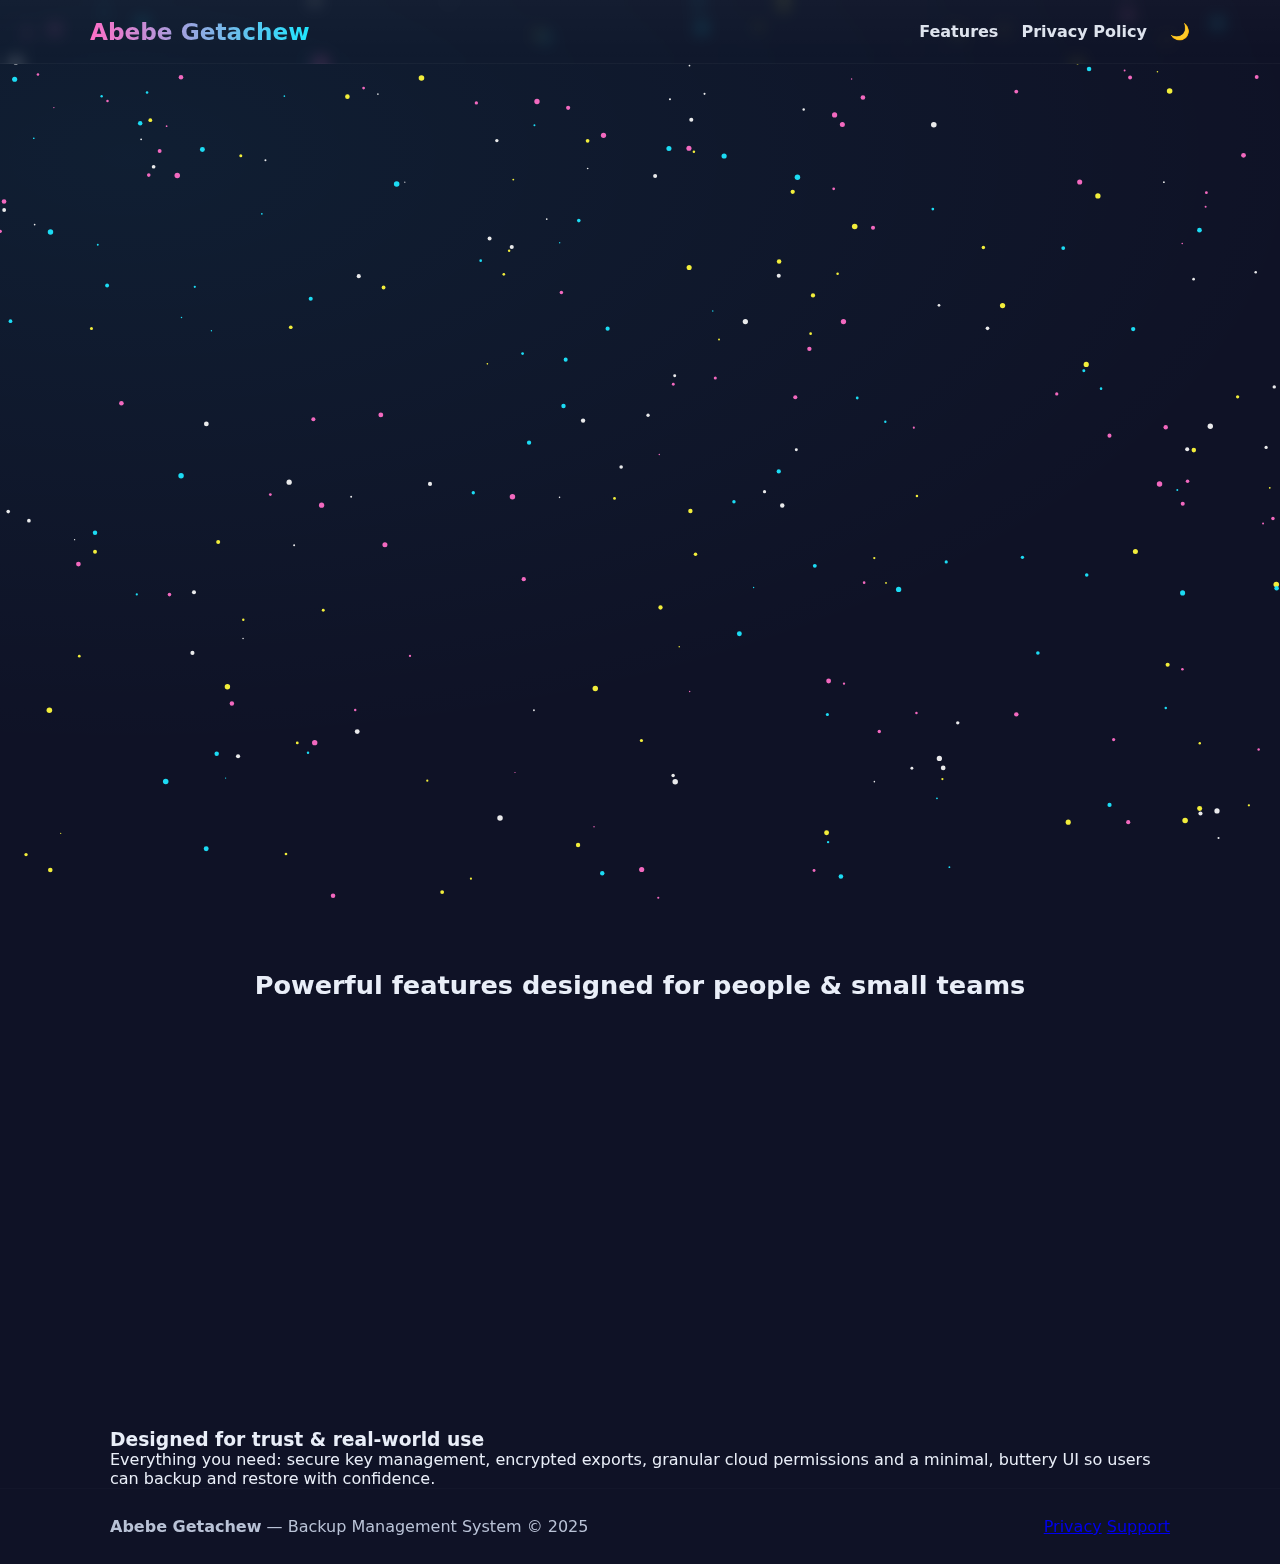
<file: index.html>
<!doctype html>
<html lang="en">
<head>
  <meta charset="utf-8" />
  <meta name="viewport" content="width=device-width,initial-scale=1" />
  <meta name="description" content="Abebe Getachew — modern salary & expense backup manager. Encrypted local & cloud backups, beautiful UI, and cross-device sync." />
  <title>Abebe Getachew — Backup Management System</title>
  <link rel="stylesheet" href="style.css" />
  <link rel="icon" href="data:;base64,iVBORw0KGgo=" />
  <!-- Favicon -->
<link rel="icon" type="image/png" sizes="32x32" href="favicon.png">
<link rel="icon" type="image/png" sizes="16x16" href="favicon.png">

</head>
<body>
  <canvas id="particles" aria-hidden="true"></canvas>

  <header class="site-header" role="banner">
    <div class="container header-inner">
      <a class="logo" href="#">Abebe Getachew</a>

      <nav class="site-nav" role="navigation" aria-label="Main navigation">
        <a href="#features">Features</a>
        <a href="privacy.html" target="_blank" rel="noopener">Privacy Policy</a>
        <button id="themeToggle" aria-pressed="false" title="Toggle theme">🌙</button>
      </nav>
    </div>
  </header>

  <main>
    <section class="hero" role="region" aria-label="Hero">
      <div class="container hero-inner">
        <article class="hero-card glass-card" data-parallax data-anim>
          <h1>Secure backups. Beautifully simple.</h1>
          <p class="lead">Abebe Getachew helps you encrypt and export your app backup (.Abebe Getachew) — local or cloud — with an elegant, fast interface built for privacy and reliability.</p>
          <div class="hero-cta">
            <a class="btn btn-glow" href="#features">Discover Features</a>
            <a class="btn btn-ghost" href="https://play.google.com/store/apps" target="_blank" rel="noopener">Get the App</a>
          </div>
        </article>
      </div>
    </section>

    <section id="features" class="features container" role="region" aria-label="Features">
      <h2>Powerful features designed for people & small teams</h2>

      <div class="feature-grid">
        <div class="glass-card feature" data-parallax data-anim>
          <h3>🔒 Encrypted Backups</h3>
          <p>AES-256 encryption — your database is encrypted on device before export. Keys stay with you.</p>
        </div>

        <div class="glass-card feature" data-parallax data-anim>
          <h3>☁️ Cloud & Local</h3>
          <p>Export to device, share via chooser (Drive, Gmail) or upload to Dropbox via the official SDK flow.</p>
        </div>

        <div class="glass-card feature" data-parallax data-anim>
          <h3>📤 Simple Export Flow</h3>
          <p>One tap to prepare an encrypted .Abebe Getachew file, open your cloud provider and attach — or upload directly if integrated.</p>
        </div>

        <div class="glass-card feature" data-parallax data-anim>
          <h3>⚡ Lightning UI</h3>
          <p>Glassmorphic components, subtle motion, and keyboard + screenreader-friendly markup.</p>
        </div>

        <div class="glass-card feature" data-parallax data-anim>
          <h3>🔁 Offline-first</h3>
          <p>Works offline; cloud sync is optional and happens only with your consent.</p>
        </div>

        <div class="glass-card feature" data-parallax data-anim>
          <h3>🛡️ Privacy-first</h3>
          <p>No analytics by default. You control any tokens and cloud connections from app settings.</p>
        </div>
      </div>
    </section>

    <section class="details container" role="region" aria-label="More about Abebe Getachew">
      <div class="glass-card" data-anim>
        <h3>Designed for trust & real-world use</h3>
        <p>Everything you need: secure key management, encrypted exports, granular cloud permissions and a minimal, buttery UI so users can backup and restore with confidence.</p>
      </div>
    </section>
  </main>

  <footer class="site-footer" role="contentinfo">
    <div class="container footer-inner">
      <div>
        <strong>Abebe Getachew</strong> — Backup Management System © 2025
      </div>
      <div class="footer-links">
        <a href="privacy.html" target="_blank" rel="noopener">Privacy</a>
        <a href="mailto:awashsimrgeta123@gmail.com">Support</a>
      </div>
    </div>
  </footer>

  <script src="script.js" defer></script>
</body>
</html>
</file>
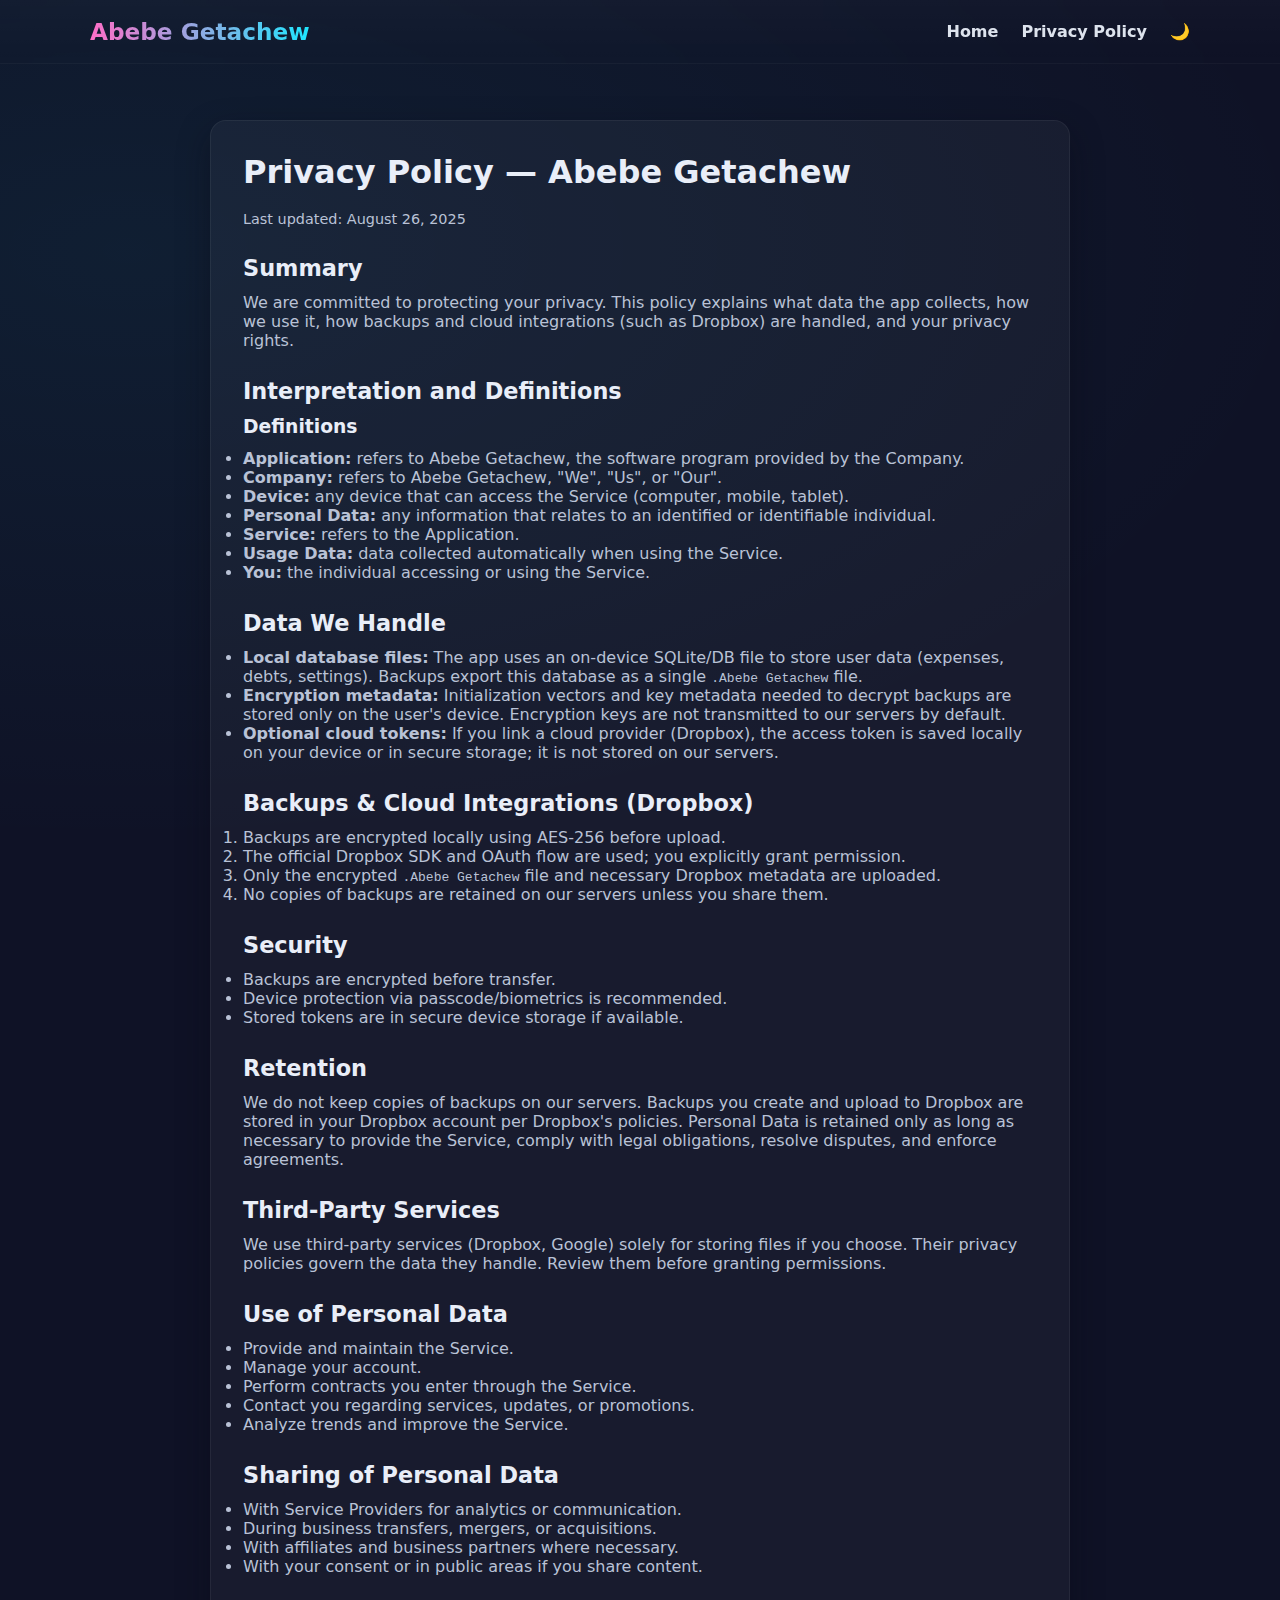
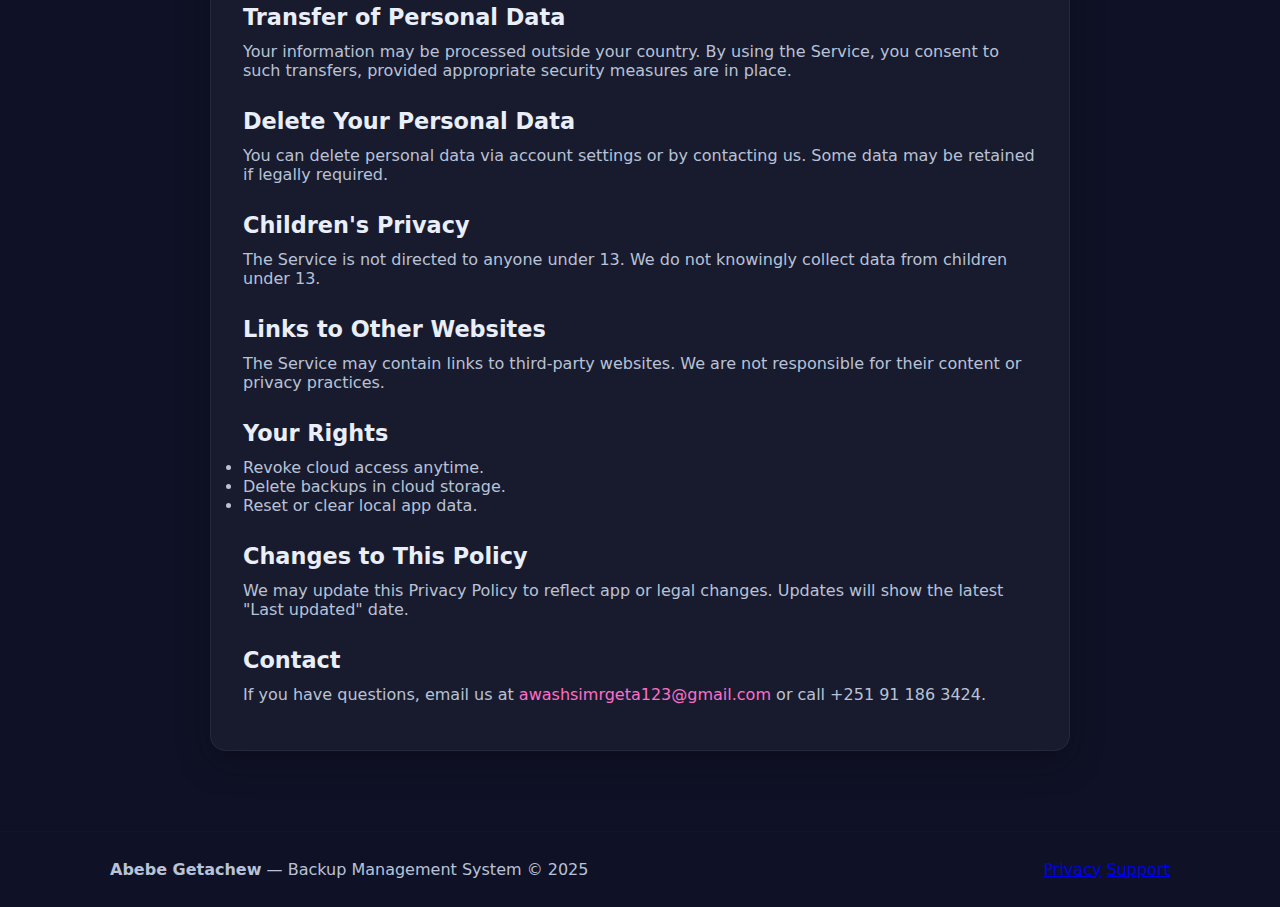
<file: privacy.html>
<!DOCTYPE html>
<html lang="en">
<head>
  <meta charset="utf-8">
  <meta name="viewport" content="width=device-width,initial-scale=1">
  <title>Privacy Policy — Abebe Getachew</title>
  <link rel="stylesheet" href="style.css"> <!-- Reuse main site CSS -->
  <!-- Favicon -->
  <link rel="icon" href="favicon.ico" type="image/x-icon">
  <style>
    /* Page-specific overrides */
    main {
      max-width: 900px;
      margin: 100px auto 60px;
      padding: 20px;
    }
    .policy-card {
      padding: 32px;
      border-radius: 16px;
      background: var(--card);
      border: 1px solid rgba(255,255,255,0.06);
      box-shadow: 0 12px 32px rgba(10,10,20,0.4);
    }
    .policy-card h1, .policy-card h2, .policy-card h3 {
      margin-bottom: 12px;
      font-weight: 700;
    }
    .policy-card h1 { font-size: 2rem; margin-bottom: 20px; }
    .policy-card h2 { font-size: 1.4rem; margin-top: 28px; }
    .policy-card p, .policy-card ul, .policy-card ol {
      margin-bottom: 14px;
      color: var(--muted);
    }
    .policy-card a {
      color: var(--accent1);
      text-decoration: none;
    }
    .policy-card a:hover { text-decoration: underline; }
    .muted { font-size: 0.9rem; color: var(--muted); }
  </style>
</head>
<body>
  <!-- Site Header -->
  <header class="site-header" role="banner">
    <div class="container header-inner">
      <a class="logo" href="/">Abebe Getachew</a>
      <nav class="site-nav" role="navigation" aria-label="Main navigation">
        <a href="/">Home</a>
        <a href="/privacy" aria-current="page">Privacy Policy</a>
        <button id="themeToggle" aria-pressed="false" title="Toggle theme">🌙</button>
      </nav>
    </div>
  </header>

  <!-- Privacy Content -->
  <main>
    <article class="policy-card glass-card">
      <h1>Privacy Policy — Abebe Getachew</h1>
      <p class="muted">Last updated: August 26, 2025</p>

      <h2>Summary</h2>
      <p>We are committed to protecting your privacy. This policy explains what data the app collects, how we use it, how backups and cloud integrations (such as Dropbox) are handled, and your privacy rights.</p>

      <h2>Interpretation and Definitions</h2>
      <h3>Definitions</h3>
      <ul>
        <li><strong>Application:</strong> refers to Abebe Getachew, the software program provided by the Company.</li>
        <li><strong>Company:</strong> refers to Abebe Getachew, "We", "Us", or "Our".</li>
        <li><strong>Device:</strong> any device that can access the Service (computer, mobile, tablet).</li>
        <li><strong>Personal Data:</strong> any information that relates to an identified or identifiable individual.</li>
        <li><strong>Service:</strong> refers to the Application.</li>
        <li><strong>Usage Data:</strong> data collected automatically when using the Service.</li>
        <li><strong>You:</strong> the individual accessing or using the Service.</li>
      </ul>

      <h2>Data We Handle</h2>
      <ul>
        <li><strong>Local database files:</strong> The app uses an on-device SQLite/DB file to store user data (expenses, debts, settings). Backups export this database as a single <code>.Abebe Getachew</code> file.</li>
        <li><strong>Encryption metadata:</strong> Initialization vectors and key metadata needed to decrypt backups are stored only on the user's device. Encryption keys are not transmitted to our servers by default.</li>
        <li><strong>Optional cloud tokens:</strong> If you link a cloud provider (Dropbox), the access token is saved locally on your device or in secure storage; it is not stored on our servers.</li>
      </ul>

      <h2>Backups & Cloud Integrations (Dropbox)</h2>
      <ol>
        <li>Backups are encrypted locally using AES-256 before upload.</li>
        <li>The official Dropbox SDK and OAuth flow are used; you explicitly grant permission.</li>
        <li>Only the encrypted <code>.Abebe Getachew</code> file and necessary Dropbox metadata are uploaded.</li>
        <li>No copies of backups are retained on our servers unless you share them.</li>
      </ol>

      <h2>Security</h2>
      <ul>
        <li>Backups are encrypted before transfer.</li>
        <li>Device protection via passcode/biometrics is recommended.</li>
        <li>Stored tokens are in secure device storage if available.</li>
      </ul>

      <h2>Retention</h2>
      <p>We do not keep copies of backups on our servers. Backups you create and upload to Dropbox are stored in your Dropbox account per Dropbox's policies. Personal Data is retained only as long as necessary to provide the Service, comply with legal obligations, resolve disputes, and enforce agreements.</p>

      <h2>Third-Party Services</h2>
      <p>We use third-party services (Dropbox, Google) solely for storing files if you choose. Their privacy policies govern the data they handle. Review them before granting permissions.</p>

      <h2>Use of Personal Data</h2>
      <ul>
        <li>Provide and maintain the Service.</li>
        <li>Manage your account.</li>
        <li>Perform contracts you enter through the Service.</li>
        <li>Contact you regarding services, updates, or promotions.</li>
        <li>Analyze trends and improve the Service.</li>
      </ul>

      <h2>Sharing of Personal Data</h2>
      <ul>
        <li>With Service Providers for analytics or communication.</li>
        <li>During business transfers, mergers, or acquisitions.</li>
        <li>With affiliates and business partners where necessary.</li>
        <li>With your consent or in public areas if you share content.</li>
      </ul>

      <h2>Transfer of Personal Data</h2>
      <p>Your information may be processed outside your country. By using the Service, you consent to such transfers, provided appropriate security measures are in place.</p>

      <h2>Delete Your Personal Data</h2>
      <p>You can delete personal data via account settings or by contacting us. Some data may be retained if legally required.</p>

      <h2>Children's Privacy</h2>
      <p>The Service is not directed to anyone under 13. We do not knowingly collect data from children under 13.</p>

      <h2>Links to Other Websites</h2>
      <p>The Service may contain links to third-party websites. We are not responsible for their content or privacy practices.</p>

      <h2>Your Rights</h2>
      <ul>
        <li>Revoke cloud access anytime.</li>
        <li>Delete backups in cloud storage.</li>
        <li>Reset or clear local app data.</li>
      </ul>

      <h2>Changes to This Policy</h2>
      <p>We may update this Privacy Policy to reflect app or legal changes. Updates will show the latest "Last updated" date.</p>

      <h2>Contact</h2>
      <p>If you have questions, email us at <a href="mailto:awashsimrgeta123@gmail.com">awashsimrgeta123@gmail.com</a> or call +251 91 186 3424.</p>
    </article>
  </main>

  <!-- Footer -->
  <footer class="site-footer" role="contentinfo">
    <div class="container footer-inner">
      <div><strong>Abebe Getachew</strong> — Backup Management System © 2025</div>
      <div class="footer-links">
        <a href="/privacy" aria-current="page">Privacy</a>
        <a href="mailto:awashsimrgeta123@gmail.com">Support</a>
      </div>
    </div>
  </footer>

  <script src="script.js" defer></script>
</body>
</html>
</file>
<file: style.css>
/* Reset + base */
* { box-sizing: border-box; margin: 0; padding: 0; }
:root {
  --bg:#0f1226; --card:rgba(255,255,255,0.04); --text:#e9eef8; --muted:#b9c2d6;
  --accent1:#ff6ec7; --accent2:#1ee7ff;
  --accent-grad: linear-gradient(90deg,var(--accent1),var(--accent2));
}
body {
  min-height:100vh;
  font-family:Inter,Segoe UI,system-ui,Roboto,-apple-system,Helvetica,Arial;
  color:var(--text);
  background:radial-gradient(1200px 600px at 10% 10%, rgba(30,231,255,0.06), transparent), var(--bg);
  transition:background .4s,color .3s;
}
body.light {
  --bg:#fafbff; --card:rgba(20,24,36,0.03); --text:#0f1724; --muted:#445066;
}

/* particles canvas always behind */
#particles {
  position: fixed;
  inset: 0;
  z-index: -1;
}

/* layout */
.container { max-width:1100px; margin:0 auto; padding:0 20px; }
.header-inner { display:flex; align-items:center; justify-content:space-between; padding:18px 0; }
.site-header {
  position:fixed; left:0; right:0; top:0; z-index:999;
  background:linear-gradient(180deg, rgba(255,255,255,0.02), transparent);
  backdrop-filter: blur(8px);
  border-bottom:1px solid rgba(255,255,255,0.02);
}
.logo {
  font-weight:800; font-size:1.45rem;
  background:var(--accent-grad); -webkit-background-clip:text; background-clip:text;
  color:transparent;
}
.site-nav a { color:var(--text); margin-left:18px; text-decoration:none; font-weight:600; opacity:.95; }
.site-nav button { margin-left:18px; background:none; border:0; color:var(--text); font-size:1rem; cursor:pointer; }

/* hero */
.hero { display:grid; place-items:center; min-height:100vh; padding-top:40px; }
.hero-inner { display:flex; align-items:center; justify-content:center; width:100%; }
.hero-card {
  max-width:880px; border-radius:16px; padding:36px;
  box-shadow:0 12px 48px rgba(10,10,20,0.5);
  background:var(--card);
  border:1px solid rgba(255,255,255,0.03);
  opacity:0; transform:translateY(20px);
  transition:transform .7s,opacity .7s;
}
.hero-card h1 { font-size:2.1rem; margin-bottom:8px; }
.lead { color:var(--muted); margin-bottom:18px; }

/* buttons */
.btn { display:inline-block; padding:12px 20px; border-radius:999px; text-decoration:none; font-weight:700; }
.btn-glow { background:var(--accent-grad); color:white; box-shadow:0 6px 30px rgba(30,231,255,0.14),0 0 40px rgba(255,110,199,0.08); }
.btn-ghost { background:transparent; border:1px solid rgba(255,255,255,0.06); color:var(--text); margin-left:10px; }

/* features */
.features { padding:70px 0 40px; }
.features h2 { text-align:center; margin-bottom:28px; font-size:1.6rem; }
.feature-grid { display:grid; grid-template-columns:repeat(auto-fit,minmax(220px,1fr)); gap:18px; margin-top:20px; }
.feature {
  padding:18px; border-radius:12px; min-height:140px;
  opacity:0; transform:translateY(32px);
  transition:transform .7s,opacity .7s;
}
.feature h3 { margin-bottom:8px; }

/* footer */
.site-footer { padding:28px 20px; background:transparent; border-top:1px solid rgba(255,255,255,0.02); color:var(--muted); }
.footer-inner { display:flex; justify-content:space-between; align-items:center; gap:12px; }

/* light glass look */
body.light .hero-card, body.light .feature, body.light .glass-card {
  background:rgba(255,255,255,0.7); color:var(--text);
  box-shadow:0 8px 36px rgba(2,6,23,0.04);
}

/* animations */
.visible, .is-visible { opacity:1 !important; transform:translateY(0) !important; }

/* small screens */
@media (max-width:720px){
  .hero-card { padding:20px; margin:12px; }
  .header-inner { padding:12px; }
  .site-nav a { margin-left:12px; }
}
/* ---------- Custom Scrollbar ---------- */

/* For Webkit Browsers (Chrome, Edge, Safari) */
::-webkit-scrollbar {
  width: 12px;               /* Width of vertical scrollbar */
  height: 12px;              /* Height of horizontal scrollbar */
}

::-webkit-scrollbar-track {
  background: rgba(255, 255, 255, 0.05);   /* Track color */
  border-radius: 10px;
}

::-webkit-scrollbar-thumb {
  background: linear-gradient(180deg, #ff6ec7, #1ee7ff); /* Thumb gradient */
  border-radius: 10px;
  border: 3px solid rgba(0, 0, 0, 0.1);   /* Optional padding effect */
}

::-webkit-scrollbar-thumb:hover {
  background: linear-gradient(180deg, #ff6ec7, #fffa3c); /* Hover effect */
}

/* For Firefox */
* {
  scrollbar-width: thin;
  scrollbar-color: #ff6ec7 #0f1226; /* thumb color | track color */
}
</file>
